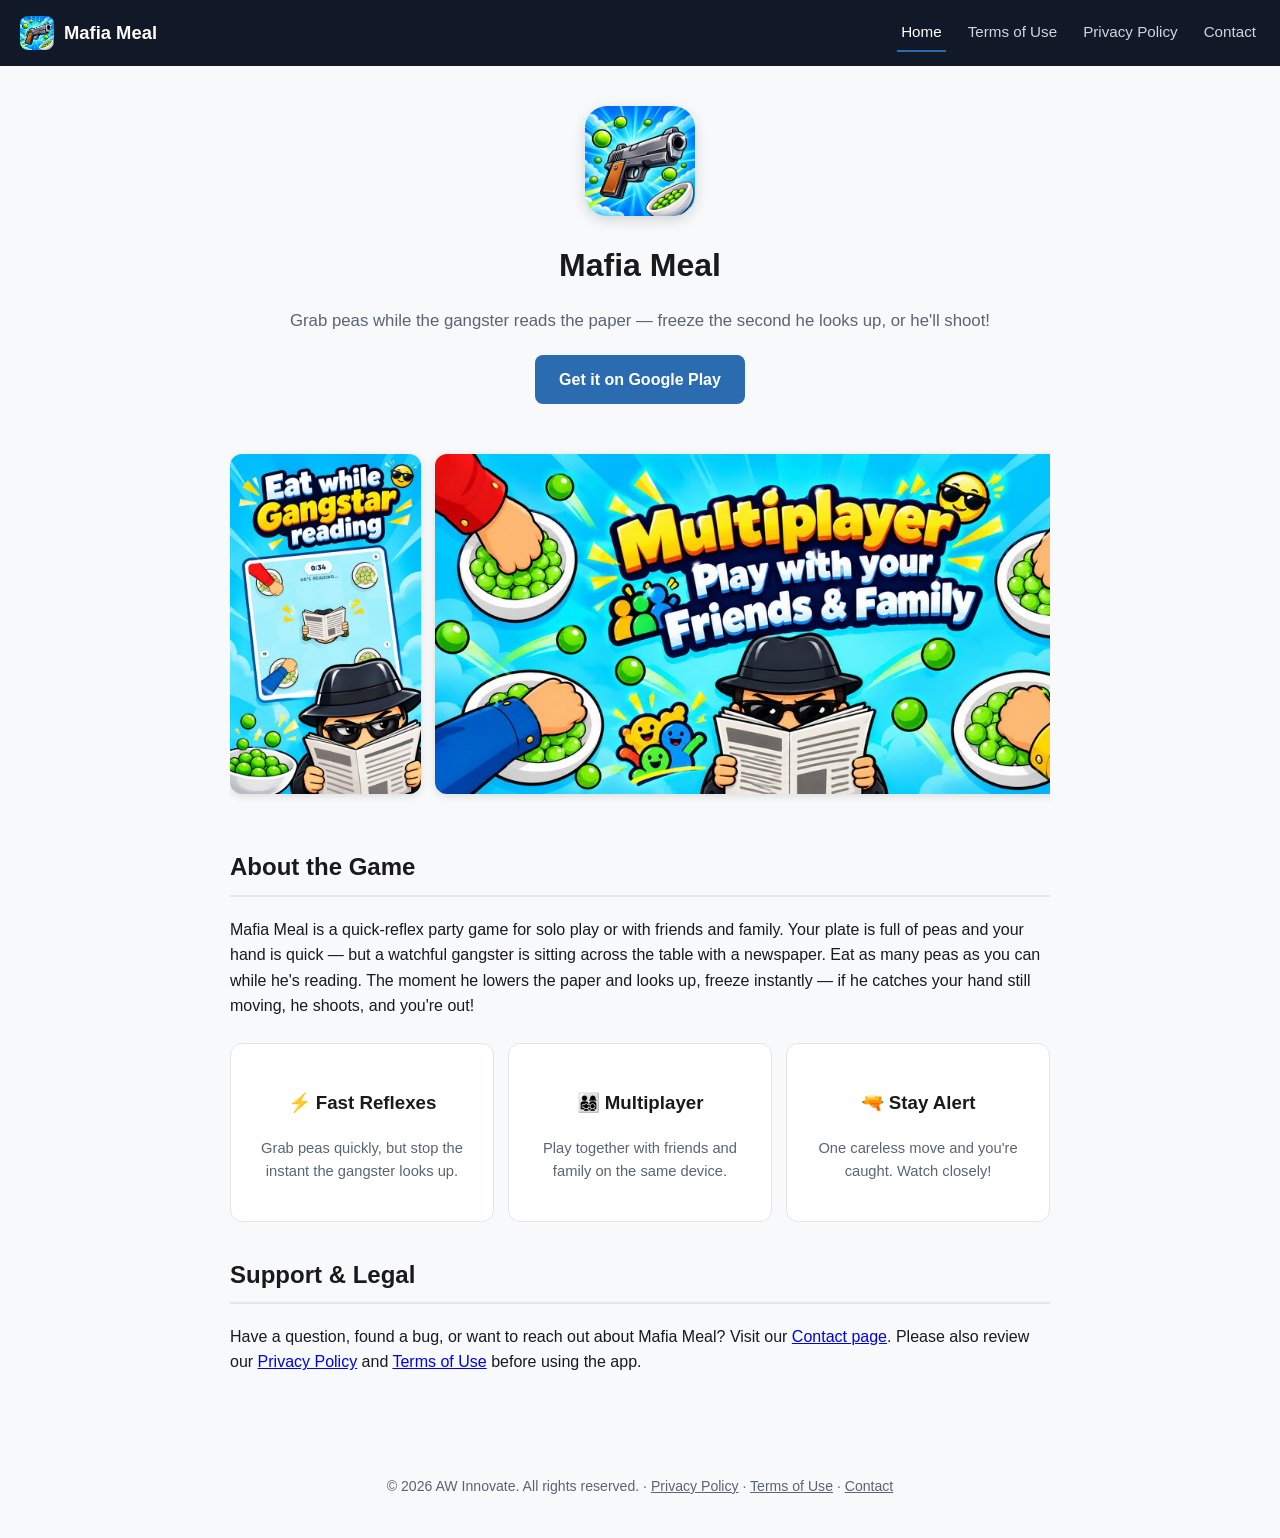
<file: index.html>
<!DOCTYPE html>
<html lang="en">
<head>
<meta charset="UTF-8">
<meta name="viewport" content="width=device-width, initial-scale=1.0">
<title>Mafia Meal — Grab peas, dodge the gangster!</title>
<meta name="description" content="Mafia Meal is a fast reflex party game — eat peas while the gangster reads the newspaper, freeze when he looks up, or get shot!">
<link rel="icon" href="assets/icon.jpg">
<link rel="stylesheet" href="style.css">
</head>
<body>

<header>
  <a href="index.html" class="brand">
    <img src="assets/icon.jpg" alt="Mafia Meal icon">
    Mafia Meal
  </a>
  <nav>
    <a href="index.html" class="active">Home</a>
    <a href="terms.html">Terms of Use</a>
    <a href="privacy.html">Privacy Policy</a>
    <a href="contact.html">Contact</a>
  </nav>
</header>

<main>

  <section class="hero">
    <img class="icon" src="assets/icon.jpg" alt="Mafia Meal app icon">
    <h1>Mafia Meal</h1>
    <p class="tagline">Grab peas while the gangster reads the paper — freeze the second he looks up, or he'll shoot!</p>
    <a class="btn" href="https://play.google.com/store/apps/details?id=com.peasandpistols.app">Get it on Google Play</a>
  </section>

  <div class="gallery">
    <img src="assets/screenshot1.jpg" alt="Mafia Meal gameplay screenshot — eating peas while the gangster reads">
    <img src="assets/banner.jpg" alt="Mafia Meal multiplayer — play with friends and family">
  </div>

  <h2>About the Game</h2>
  <p>
    Mafia Meal is a quick-reflex party game for solo play or with friends and family.
    Your plate is full of peas and your hand is quick — but a watchful gangster is sitting
    across the table with a newspaper. Eat as many peas as you can while he's reading.
    The moment he lowers the paper and looks up, freeze instantly — if he catches your hand
    still moving, he shoots, and you're out!
  </p>

  <div class="features">
    <div class="card">
      <h3>⚡ Fast Reflexes</h3>
      <p class="muted">Grab peas quickly, but stop the instant the gangster looks up.</p>
    </div>
    <div class="card">
      <h3>👨‍👩‍👧‍👦 Multiplayer</h3>
      <p class="muted">Play together with friends and family on the same device.</p>
    </div>
    <div class="card">
      <h3>🔫 Stay Alert</h3>
      <p class="muted">One careless move and you're caught. Watch closely!</p>
    </div>
  </div>

  <h2>Support &amp; Legal</h2>
  <p>
    Have a question, found a bug, or want to reach out about Mafia Meal? Visit our
    <a href="contact.html">Contact page</a>. Please also review our
    <a href="privacy.html">Privacy Policy</a> and <a href="terms.html">Terms of Use</a>
    before using the app.
  </p>

</main>

<footer>
  &copy; <span id="year"></span> AW Innovate. All rights reserved. &middot;
  <a href="privacy.html">Privacy Policy</a> &middot;
  <a href="terms.html">Terms of Use</a> &middot;
  <a href="contact.html">Contact</a>
  <script>document.getElementById('year').textContent = new Date().getFullYear();</script>
</footer>

</body>
</html>
</file>
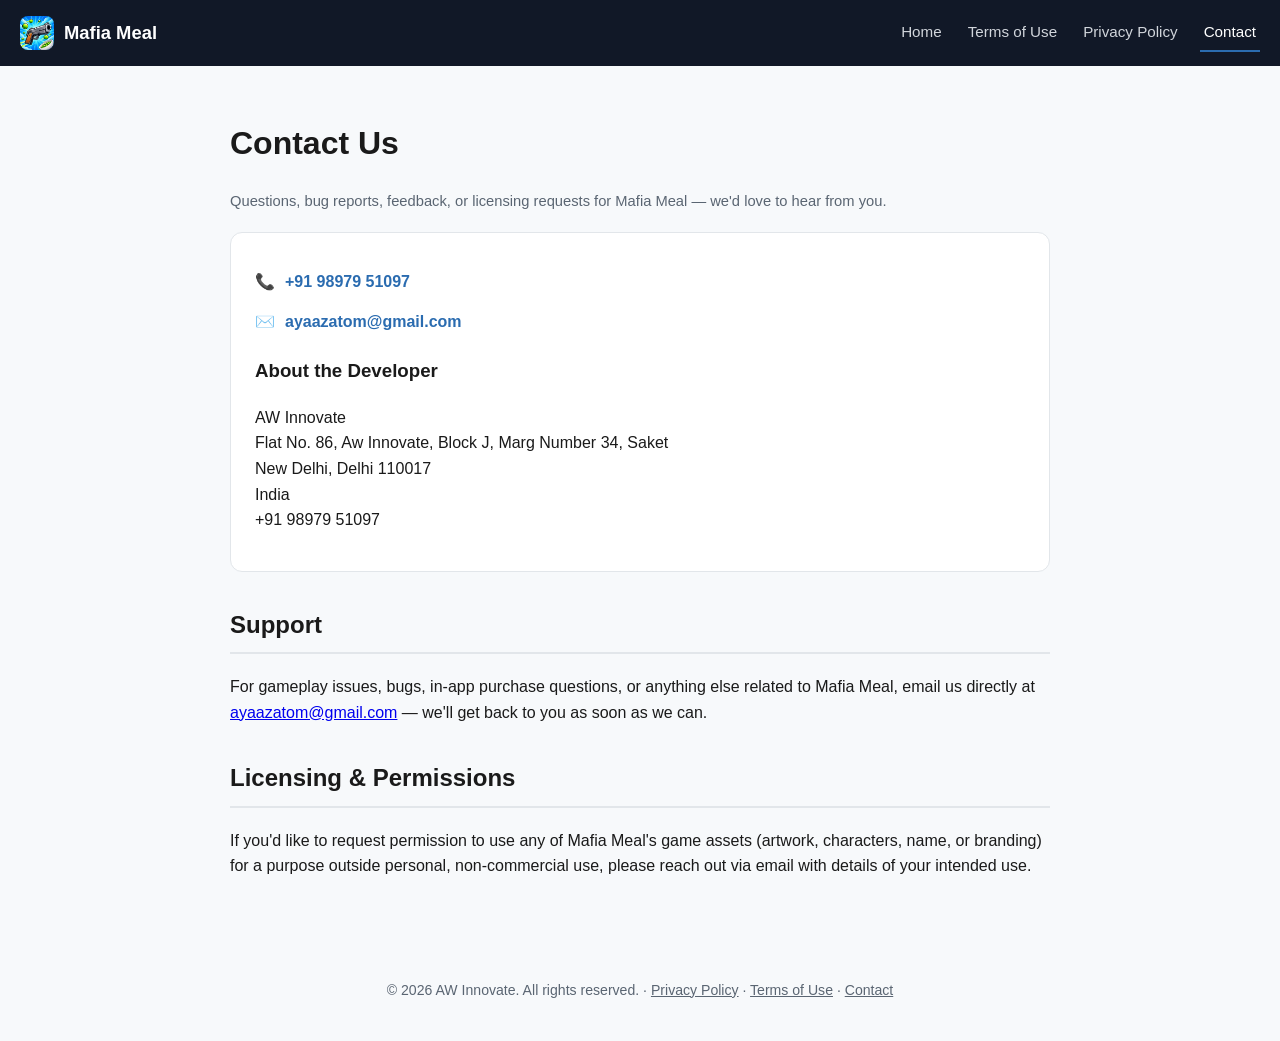
<file: contact.html>
<!DOCTYPE html>
<html lang="en">
<head>
<meta charset="UTF-8">
<meta name="viewport" content="width=device-width, initial-scale=1.0">
<title>Contact — Mafia Meal</title>
<link rel="icon" href="assets/icon.jpg">
<link rel="stylesheet" href="style.css">
</head>
<body>

<header>
  <a href="index.html" class="brand">
    <img src="assets/icon.jpg" alt="Mafia Meal icon">
    Mafia Meal
  </a>
  <nav>
    <a href="index.html">Home</a>
    <a href="terms.html">Terms of Use</a>
    <a href="privacy.html">Privacy Policy</a>
    <a href="contact.html" class="active">Contact</a>
  </nav>
</header>

<main>

  <h1>Contact Us</h1>
  <p class="muted">
    Questions, bug reports, feedback, or licensing requests for Mafia Meal — we'd love to hear from you.
  </p>

  <div class="card contact-block">
    <div class="info">
      <div class="contact-row">
        📞 <a href="tel:+919897951097">+91 98979 51097</a>
      </div>
      <div class="contact-row">
        ✉️ <a href="mailto:ayaazatom@gmail.com">ayaazatom@gmail.com</a>
      </div>

      <h3>About the Developer</h3>
      <p>
        AW Innovate<br>
        Flat No. 86, Aw Innovate, Block J, Marg Number 34, Saket<br>
        New Delhi, Delhi 110017<br>
        India<br>
        +91 98979 51097
      </p>
    </div>
  </div>

  <h2>Support</h2>
  <p>
    For gameplay issues, bugs, in-app purchase questions, or anything else related to Mafia
    Meal, email us directly at
    <a href="mailto:ayaazatom@gmail.com?subject=Mafia%20Meal%20Support">ayaazatom@gmail.com</a>
    — we'll get back to you as soon as we can.
  </p>

  <h2>Licensing &amp; Permissions</h2>
  <p>
    If you'd like to request permission to use any of Mafia Meal's game assets (artwork,
    characters, name, or branding) for a purpose outside personal, non-commercial use, please
    reach out via email with details of your intended use.
  </p>

</main>

<footer>
  &copy; <span id="year"></span> AW Innovate. All rights reserved. &middot;
  <a href="privacy.html">Privacy Policy</a> &middot;
  <a href="terms.html">Terms of Use</a> &middot;
  <a href="contact.html">Contact</a>
  <script>document.getElementById('year').textContent = new Date().getFullYear();</script>
</footer>

</body>
</html>
</file>
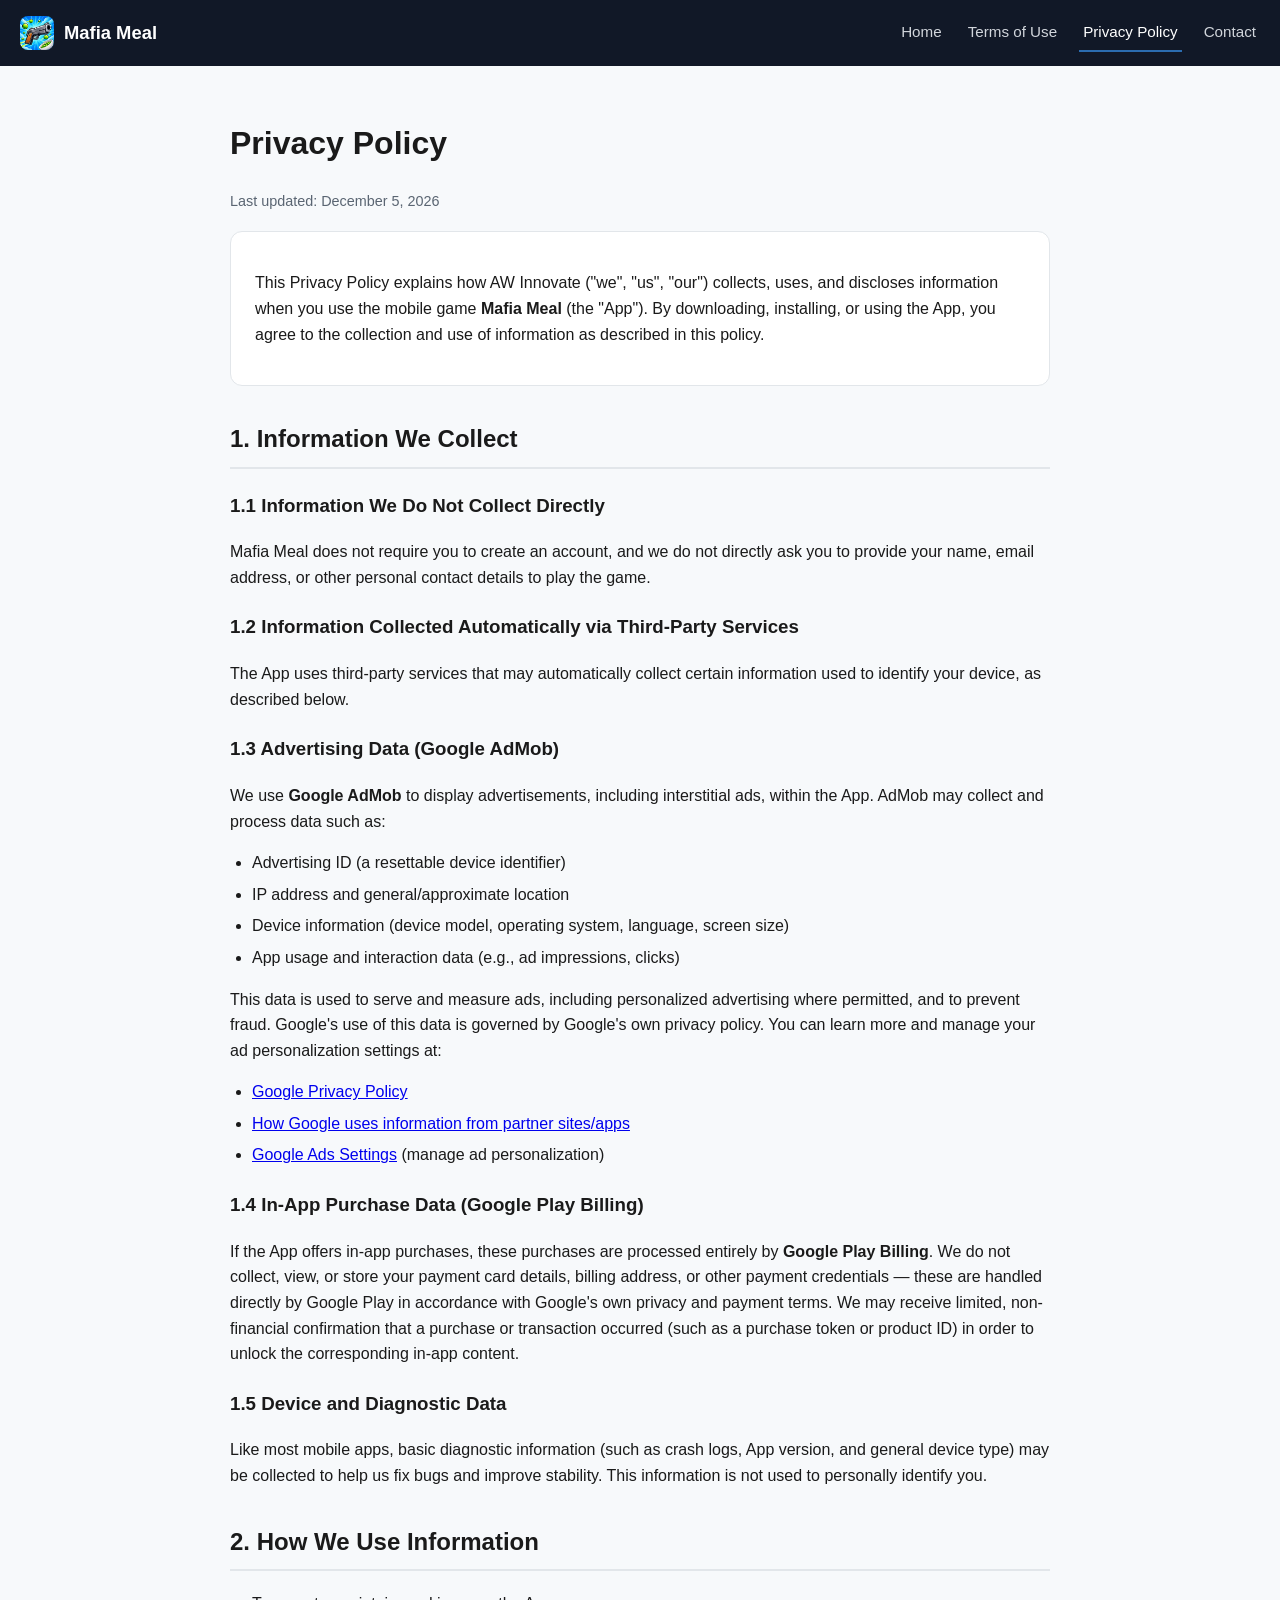
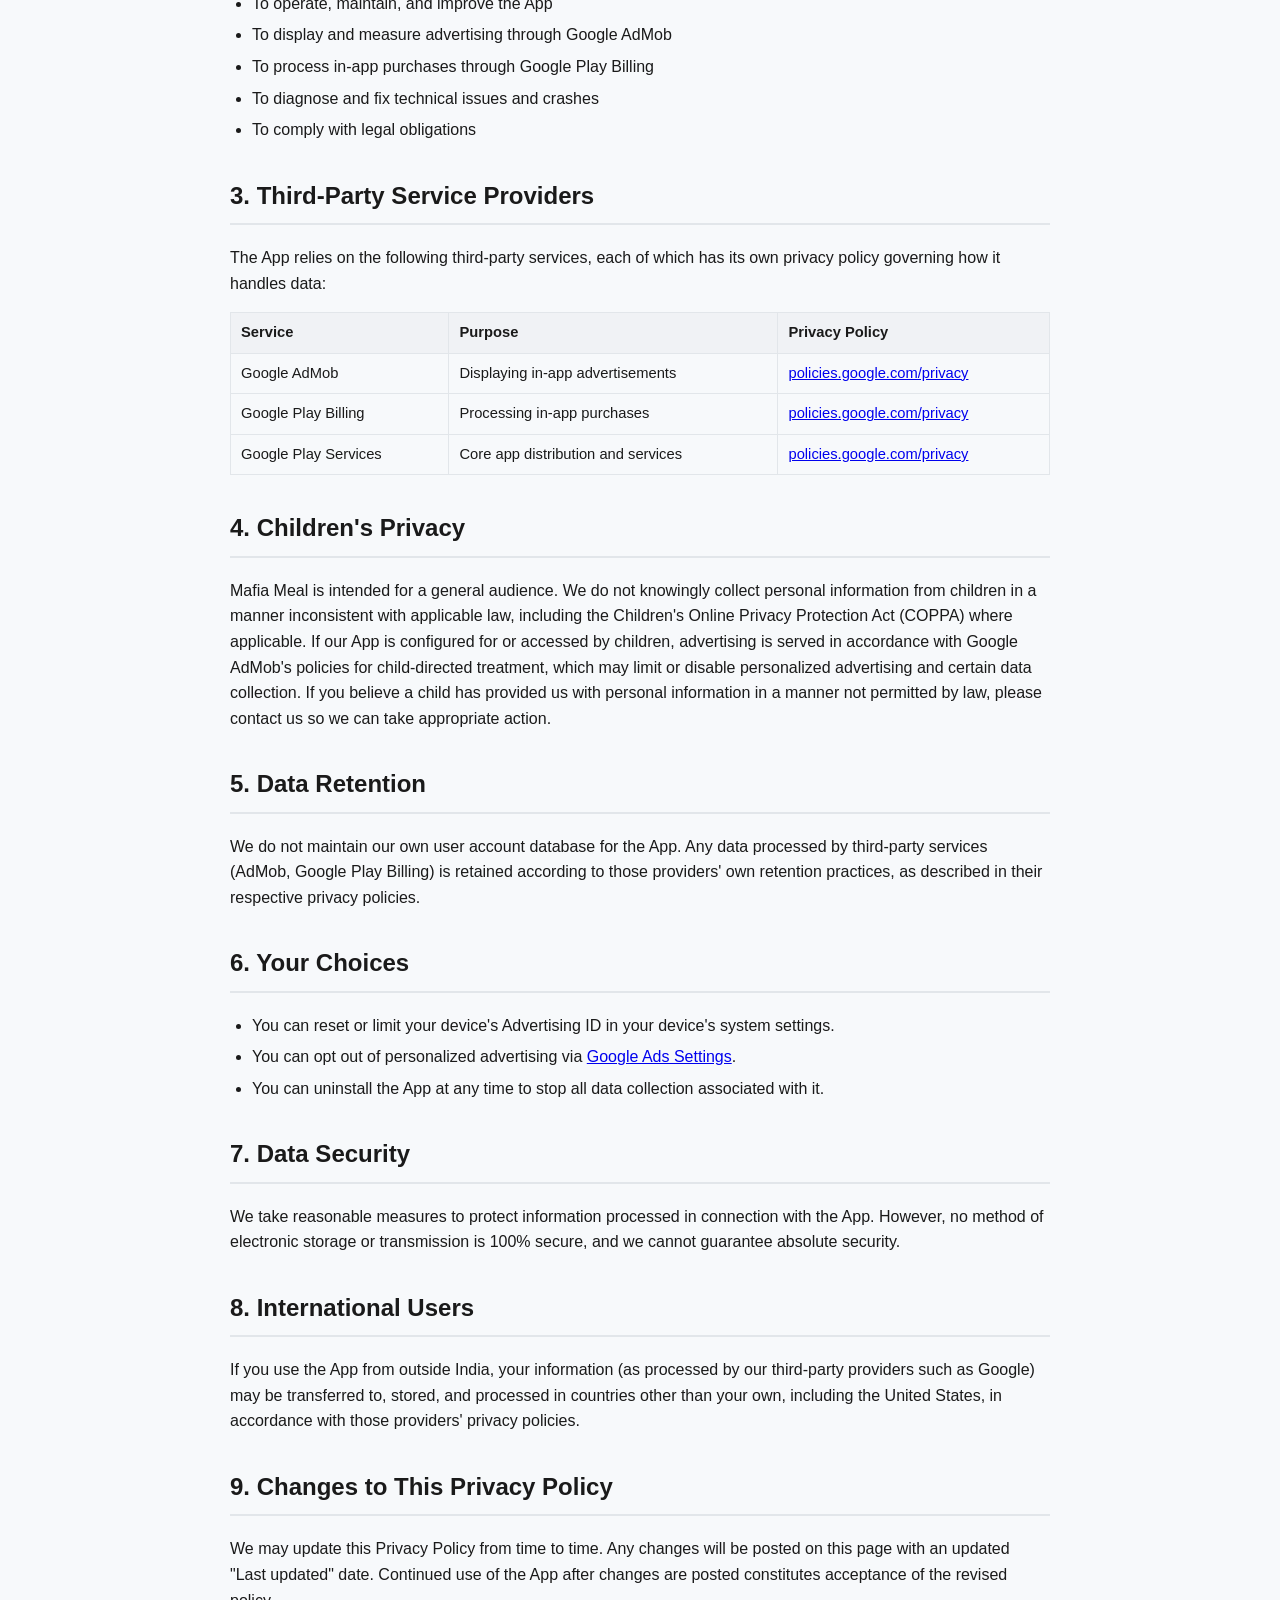
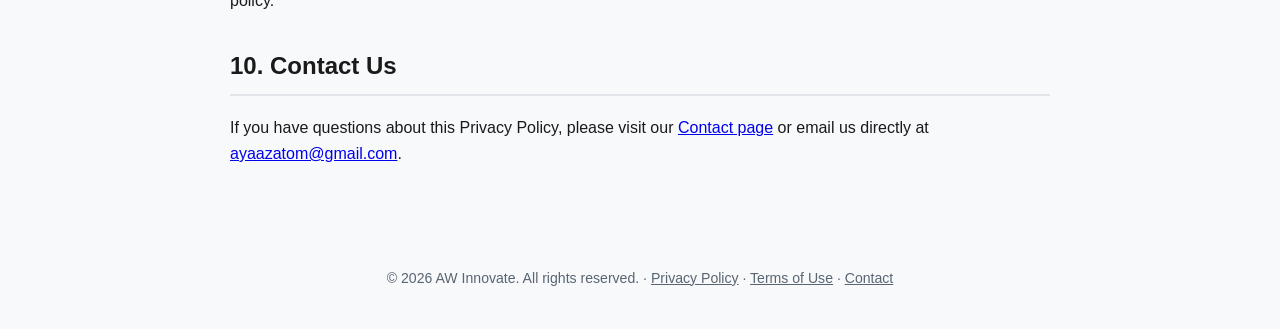
<file: privacy.html>
<!DOCTYPE html>
<html lang="en">
<head>
<meta charset="UTF-8">
<meta name="viewport" content="width=device-width, initial-scale=1.0">
<title>Privacy Policy — Mafia Meal</title>
<link rel="icon" href="assets/icon.jpg">
<link rel="stylesheet" href="style.css">
</head>
<body>

<header>
  <a href="index.html" class="brand">
    <img src="assets/icon.jpg" alt="Mafia Meal icon">
    Mafia Meal
  </a>
  <nav>
    <a href="index.html">Home</a>
    <a href="terms.html">Terms of Use</a>
    <a href="privacy.html" class="active">Privacy Policy</a>
    <a href="contact.html">Contact</a>
  </nav>
</header>

<main>

  <h1>Privacy Policy</h1>
  <p class="effective-date">Last updated: <span id="lastUpdated"></span></p>

  <div class="card">
    <p>
      This Privacy Policy explains how AW Innovate ("we", "us", "our") collects, uses, and
      discloses information when you use the mobile game <strong>Mafia Meal</strong> (the "App").
      By downloading, installing, or using the App, you agree to the collection and use of
      information as described in this policy.
    </p>
  </div>

  <h2>1. Information We Collect</h2>

  <h3>1.1 Information We Do Not Collect Directly</h3>
  <p>
    Mafia Meal does not require you to create an account, and we do not directly ask you to
    provide your name, email address, or other personal contact details to play the game.
  </p>

  <h3>1.2 Information Collected Automatically via Third-Party Services</h3>
  <p>
    The App uses third-party services that may automatically collect certain information used
    to identify your device, as described below.
  </p>

  <h3>1.3 Advertising Data (Google AdMob)</h3>
  <p>
    We use <strong>Google AdMob</strong> to display advertisements, including interstitial ads,
    within the App. AdMob may collect and process data such as:
  </p>
  <ul>
    <li>Advertising ID (a resettable device identifier)</li>
    <li>IP address and general/approximate location</li>
    <li>Device information (device model, operating system, language, screen size)</li>
    <li>App usage and interaction data (e.g., ad impressions, clicks)</li>
  </ul>
  <p>
    This data is used to serve and measure ads, including personalized advertising where
    permitted, and to prevent fraud. Google's use of this data is governed by Google's own
    privacy policy. You can learn more and manage your ad personalization settings at:
  </p>
  <ul>
    <li><a href="https://policies.google.com/privacy" target="_blank" rel="noopener">Google Privacy Policy</a></li>
    <li><a href="https://policies.google.com/technologies/partner-sites" target="_blank" rel="noopener">How Google uses information from partner sites/apps</a></li>
    <li><a href="https://adssettings.google.com/" target="_blank" rel="noopener">Google Ads Settings</a> (manage ad personalization)</li>
  </ul>

  <h3>1.4 In-App Purchase Data (Google Play Billing)</h3>
  <p>
    If the App offers in-app purchases, these purchases are processed entirely by
    <strong>Google Play Billing</strong>. We do not collect, view, or store your payment card
    details, billing address, or other payment credentials — these are handled directly by
    Google Play in accordance with Google's own privacy and payment terms. We may receive
    limited, non-financial confirmation that a purchase or transaction occurred (such as a
    purchase token or product ID) in order to unlock the corresponding in-app content.
  </p>

  <h3>1.5 Device and Diagnostic Data</h3>
  <p>
    Like most mobile apps, basic diagnostic information (such as crash logs, App version, and
    general device type) may be collected to help us fix bugs and improve stability. This
    information is not used to personally identify you.
  </p>

  <h2>2. How We Use Information</h2>
  <ul>
    <li>To operate, maintain, and improve the App</li>
    <li>To display and measure advertising through Google AdMob</li>
    <li>To process in-app purchases through Google Play Billing</li>
    <li>To diagnose and fix technical issues and crashes</li>
    <li>To comply with legal obligations</li>
  </ul>

  <h2>3. Third-Party Service Providers</h2>
  <p>The App relies on the following third-party services, each of which has its own privacy policy governing how it handles data:</p>
  <table>
    <tr>
      <th>Service</th>
      <th>Purpose</th>
      <th>Privacy Policy</th>
    </tr>
    <tr>
      <td>Google AdMob</td>
      <td>Displaying in-app advertisements</td>
      <td><a href="https://policies.google.com/privacy" target="_blank" rel="noopener">policies.google.com/privacy</a></td>
    </tr>
    <tr>
      <td>Google Play Billing</td>
      <td>Processing in-app purchases</td>
      <td><a href="https://policies.google.com/privacy" target="_blank" rel="noopener">policies.google.com/privacy</a></td>
    </tr>
    <tr>
      <td>Google Play Services</td>
      <td>Core app distribution and services</td>
      <td><a href="https://policies.google.com/privacy" target="_blank" rel="noopener">policies.google.com/privacy</a></td>
    </tr>
  </table>

  <h2>4. Children's Privacy</h2>
  <p>
    Mafia Meal is intended for a general audience. We do not knowingly collect personal
    information from children in a manner inconsistent with applicable law, including the
    Children's Online Privacy Protection Act (COPPA) where applicable. If our App is
    configured for or accessed by children, advertising is served in accordance with Google
    AdMob's policies for child-directed treatment, which may limit or disable personalized
    advertising and certain data collection. If you believe a child has provided us with
    personal information in a manner not permitted by law, please contact us so we can take
    appropriate action.
  </p>

  <h2>5. Data Retention</h2>
  <p>
    We do not maintain our own user account database for the App. Any data processed by
    third-party services (AdMob, Google Play Billing) is retained according to those
    providers' own retention practices, as described in their respective privacy policies.
  </p>

  <h2>6. Your Choices</h2>
  <ul>
    <li>You can reset or limit your device's Advertising ID in your device's system settings.</li>
    <li>You can opt out of personalized advertising via <a href="https://adssettings.google.com/" target="_blank" rel="noopener">Google Ads Settings</a>.</li>
    <li>You can uninstall the App at any time to stop all data collection associated with it.</li>
  </ul>

  <h2>7. Data Security</h2>
  <p>
    We take reasonable measures to protect information processed in connection with the App.
    However, no method of electronic storage or transmission is 100% secure, and we cannot
    guarantee absolute security.
  </p>

  <h2>8. International Users</h2>
  <p>
    If you use the App from outside India, your information (as processed by our third-party
    providers such as Google) may be transferred to, stored, and processed in countries other
    than your own, including the United States, in accordance with those providers' privacy
    policies.
  </p>

  <h2>9. Changes to This Privacy Policy</h2>
  <p>
    We may update this Privacy Policy from time to time. Any changes will be posted on this
    page with an updated "Last updated" date. Continued use of the App after changes are
    posted constitutes acceptance of the revised policy.
  </p>

  <h2>10. Contact Us</h2>
  <p>
    If you have questions about this Privacy Policy, please visit our
    <a href="contact.html">Contact page</a> or email us directly at
    <a href="mailto:ayaazatom@gmail.com">ayaazatom@gmail.com</a>.
  </p>

</main>

<footer>
  &copy; <span id="year"></span> AW Innovate. All rights reserved. &middot;
  <a href="privacy.html">Privacy Policy</a> &middot;
  <a href="terms.html">Terms of Use</a> &middot;
  <a href="contact.html">Contact</a>
  <script>
    document.getElementById('year').textContent = new Date().getFullYear();
    document.getElementById('lastUpdated').textContent = new Date().toLocaleDateString('en-US', { year: 'numeric', month: 'long', day: 'numeric' });
  </script>
</footer>

</body>
</html>
</file>
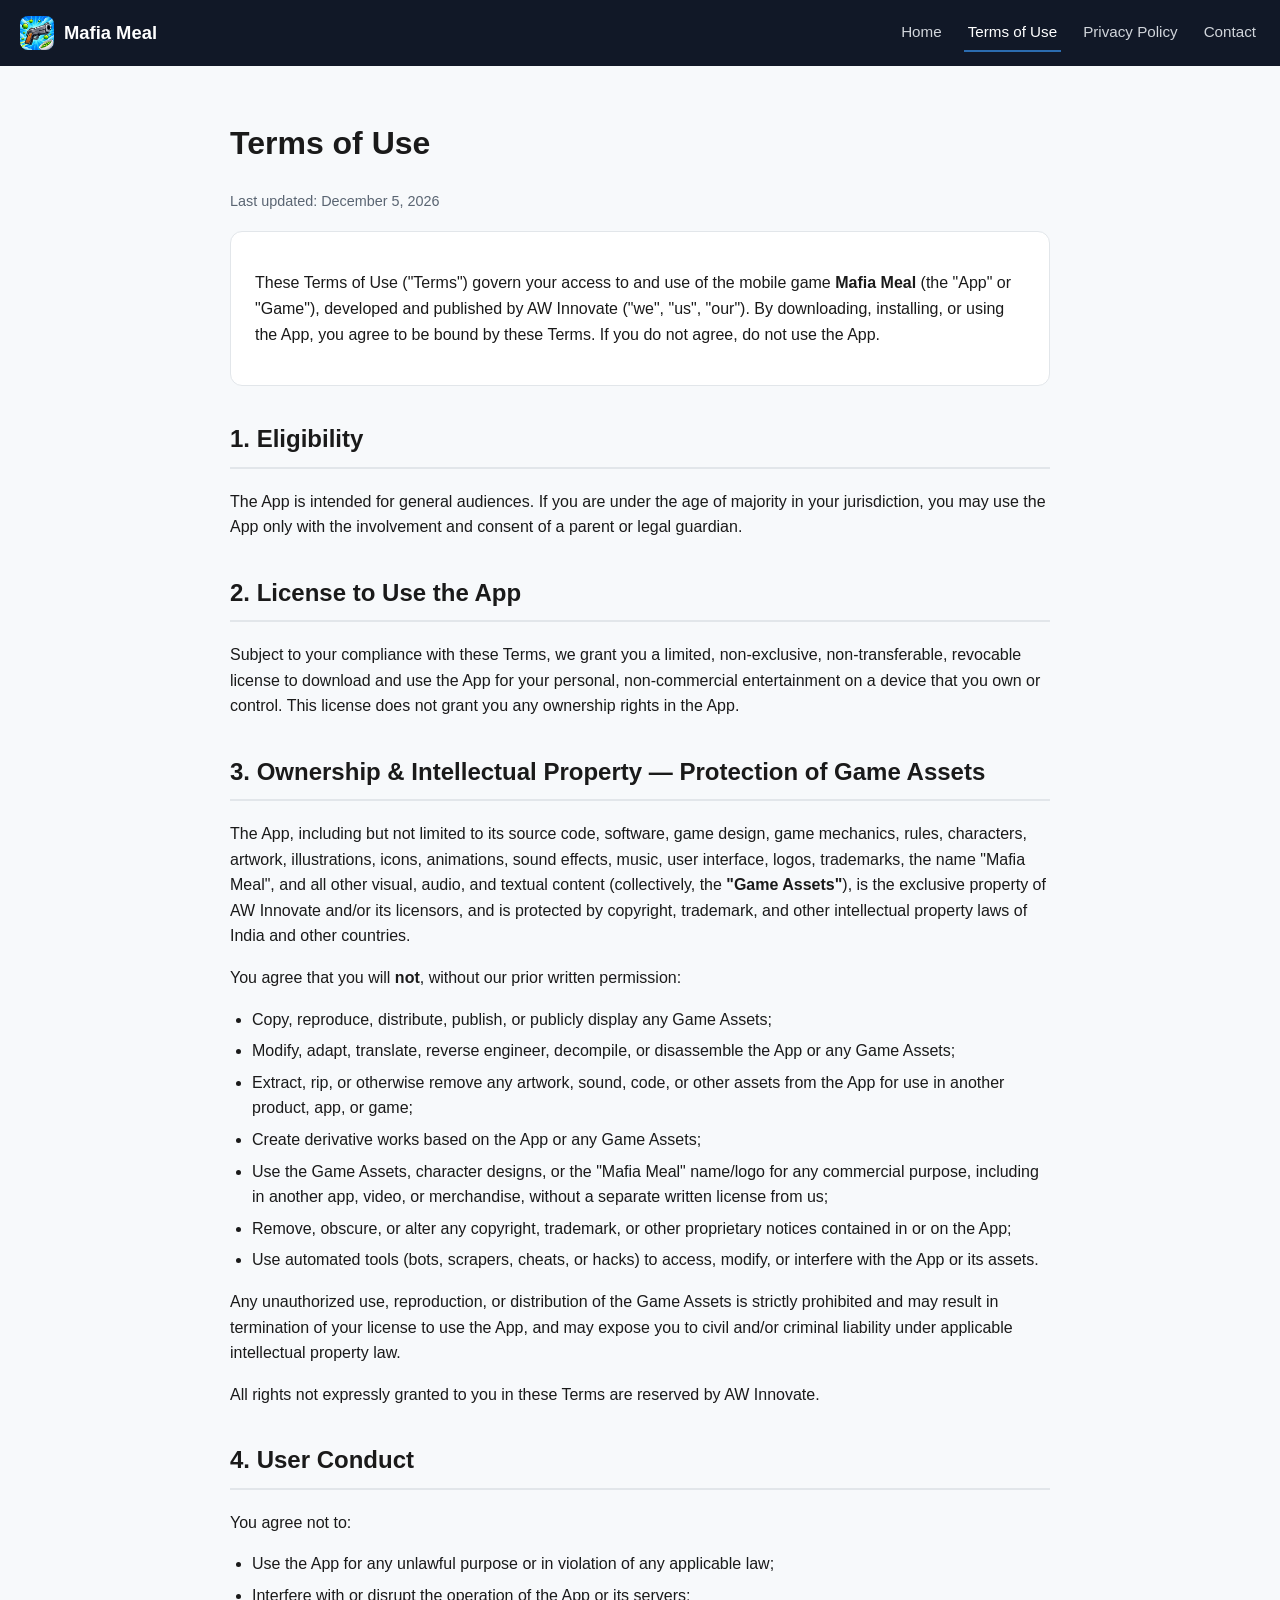
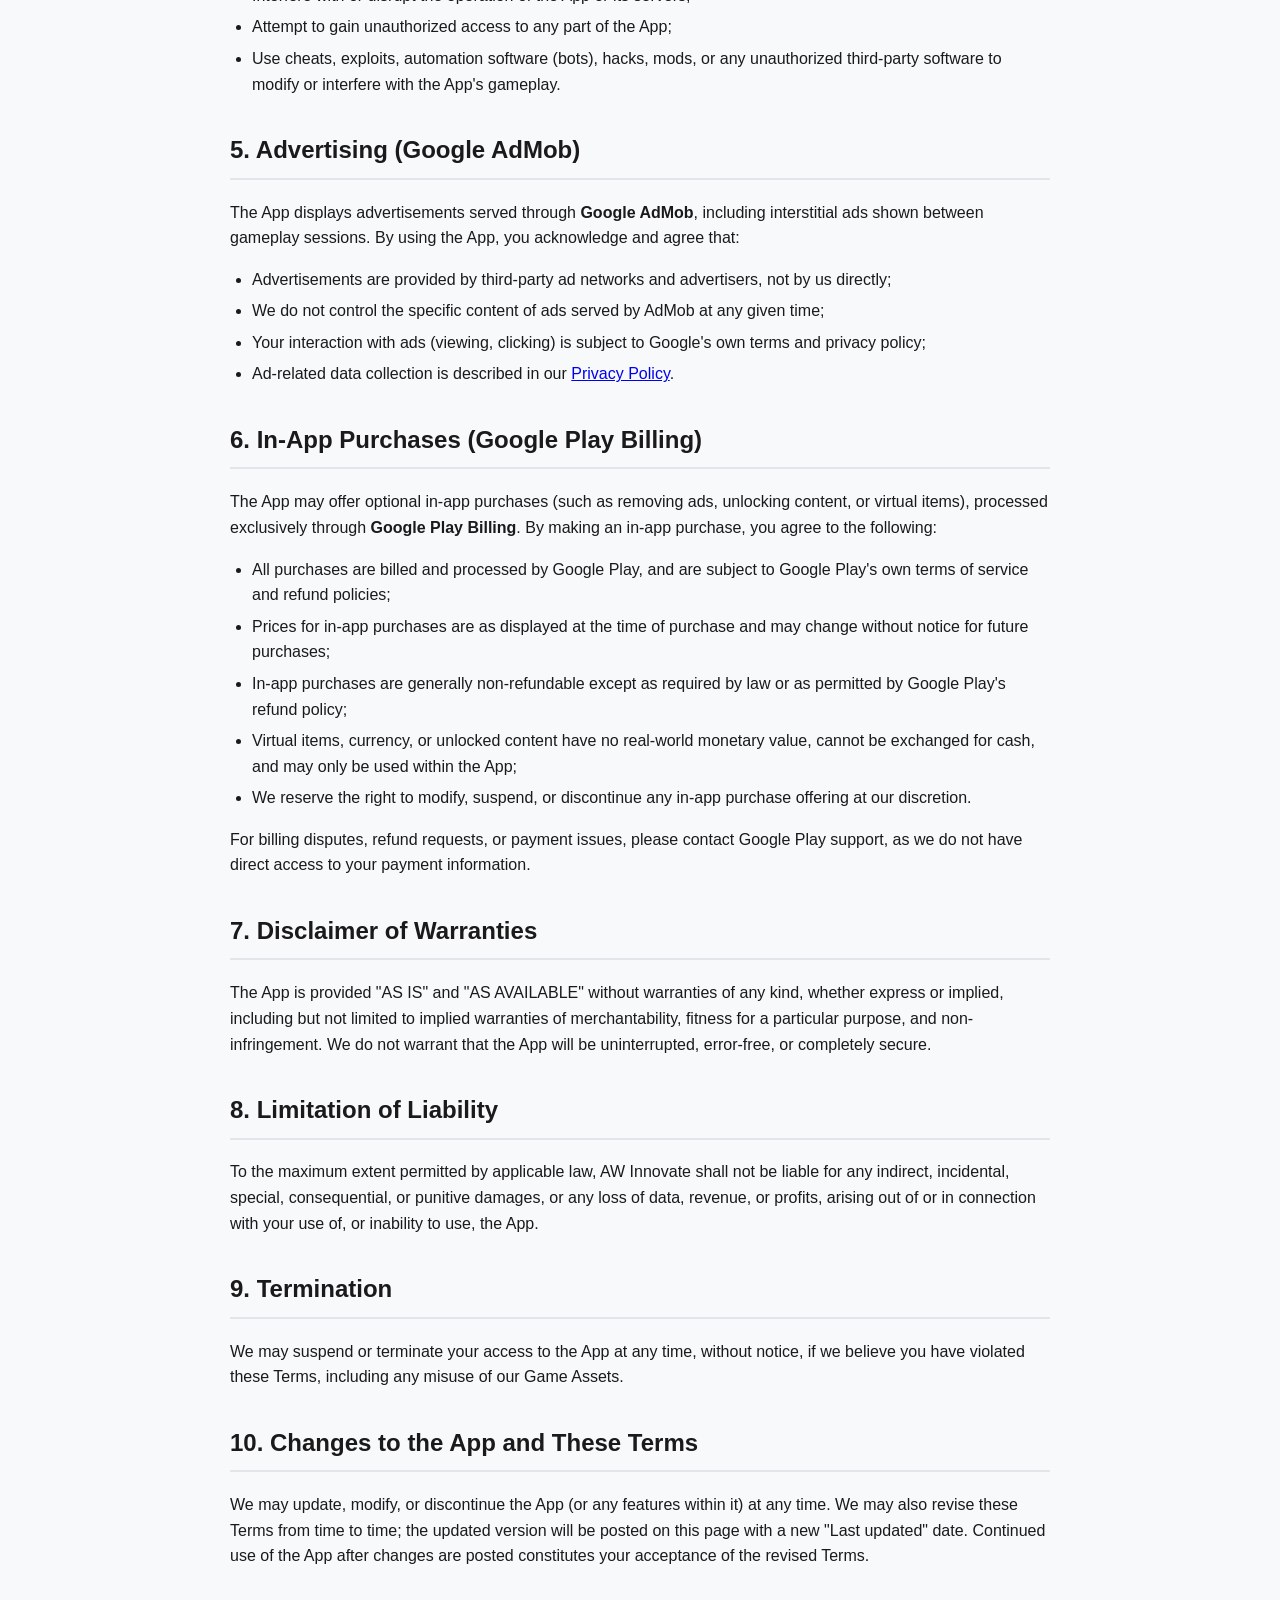
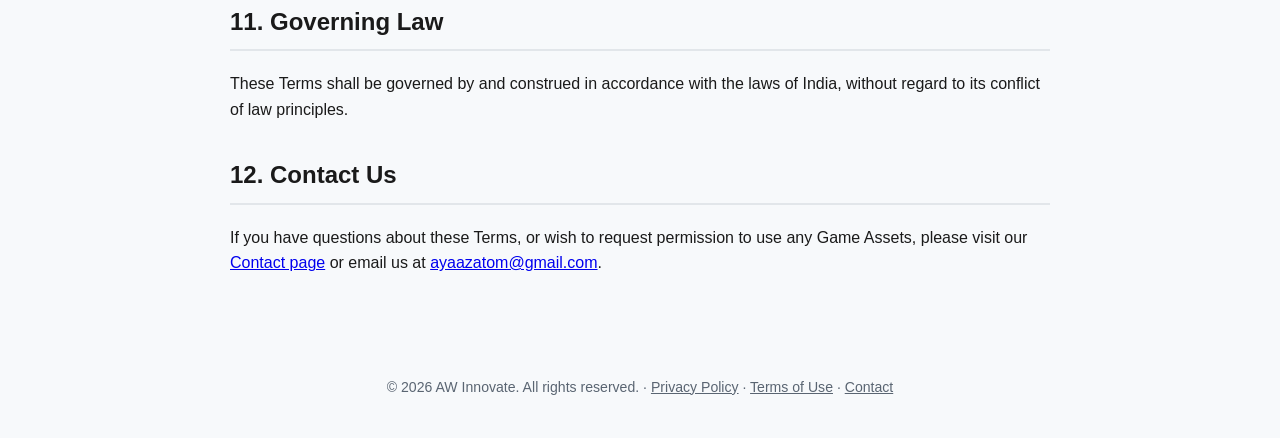
<file: terms.html>
<!DOCTYPE html>
<html lang="en">
<head>
<meta charset="UTF-8">
<meta name="viewport" content="width=device-width, initial-scale=1.0">
<title>Terms of Use — Mafia Meal</title>
<link rel="icon" href="assets/icon.jpg">
<link rel="stylesheet" href="style.css">
</head>
<body>

<header>
  <a href="index.html" class="brand">
    <img src="assets/icon.jpg" alt="Mafia Meal icon">
    Mafia Meal
  </a>
  <nav>
    <a href="index.html">Home</a>
    <a href="terms.html" class="active">Terms of Use</a>
    <a href="privacy.html">Privacy Policy</a>
    <a href="contact.html">Contact</a>
  </nav>
</header>

<main>

  <h1>Terms of Use</h1>
  <p class="effective-date">Last updated: <span id="lastUpdated"></span></p>

  <div class="card">
    <p>
      These Terms of Use ("Terms") govern your access to and use of the mobile game
      <strong>Mafia Meal</strong> (the "App" or "Game"), developed and published by
      AW Innovate ("we", "us", "our"). By downloading, installing, or using the App, you
      agree to be bound by these Terms. If you do not agree, do not use the App.
    </p>
  </div>

  <h2>1. Eligibility</h2>
  <p>
    The App is intended for general audiences. If you are under the age of majority in your
    jurisdiction, you may use the App only with the involvement and consent of a parent or
    legal guardian.
  </p>

  <h2>2. License to Use the App</h2>
  <p>
    Subject to your compliance with these Terms, we grant you a limited, non-exclusive,
    non-transferable, revocable license to download and use the App for your personal,
    non-commercial entertainment on a device that you own or control. This license does not
    grant you any ownership rights in the App.
  </p>

  <h2>3. Ownership &amp; Intellectual Property — Protection of Game Assets</h2>
  <p>
    The App, including but not limited to its source code, software, game design, game
    mechanics, rules, characters, artwork, illustrations, icons, animations, sound effects,
    music, user interface, logos, trademarks, the name "Mafia Meal", and all other visual,
    audio, and textual content (collectively, the <strong>"Game Assets"</strong>), is the
    exclusive property of AW Innovate and/or its licensors, and is protected by copyright,
    trademark, and other intellectual property laws of India and other countries.
  </p>
  <p>You agree that you will <strong>not</strong>, without our prior written permission:</p>
  <ul>
    <li>Copy, reproduce, distribute, publish, or publicly display any Game Assets;</li>
    <li>Modify, adapt, translate, reverse engineer, decompile, or disassemble the App or any Game Assets;</li>
    <li>Extract, rip, or otherwise remove any artwork, sound, code, or other assets from the App for use in another product, app, or game;</li>
    <li>Create derivative works based on the App or any Game Assets;</li>
    <li>Use the Game Assets, character designs, or the "Mafia Meal" name/logo for any commercial purpose, including in another app, video, or merchandise, without a separate written license from us;</li>
    <li>Remove, obscure, or alter any copyright, trademark, or other proprietary notices contained in or on the App;</li>
    <li>Use automated tools (bots, scrapers, cheats, or hacks) to access, modify, or interfere with the App or its assets.</li>
  </ul>
  <p>
    Any unauthorized use, reproduction, or distribution of the Game Assets is strictly
    prohibited and may result in termination of your license to use the App, and may expose
    you to civil and/or criminal liability under applicable intellectual property law.
  </p>
  <p>
    All rights not expressly granted to you in these Terms are reserved by AW Innovate.
  </p>

  <h2>4. User Conduct</h2>
  <p>You agree not to:</p>
  <ul>
    <li>Use the App for any unlawful purpose or in violation of any applicable law;</li>
    <li>Interfere with or disrupt the operation of the App or its servers;</li>
    <li>Attempt to gain unauthorized access to any part of the App;</li>
    <li>Use cheats, exploits, automation software (bots), hacks, mods, or any unauthorized third-party software to modify or interfere with the App's gameplay.</li>
  </ul>

  <h2>5. Advertising (Google AdMob)</h2>
  <p>
    The App displays advertisements served through <strong>Google AdMob</strong>, including
    interstitial ads shown between gameplay sessions. By using the App, you acknowledge and
    agree that:
  </p>
  <ul>
    <li>Advertisements are provided by third-party ad networks and advertisers, not by us directly;</li>
    <li>We do not control the specific content of ads served by AdMob at any given time;</li>
    <li>Your interaction with ads (viewing, clicking) is subject to Google's own terms and privacy policy;</li>
    <li>Ad-related data collection is described in our <a href="privacy.html">Privacy Policy</a>.</li>
  </ul>

  <h2>6. In-App Purchases (Google Play Billing)</h2>
  <p>
    The App may offer optional in-app purchases (such as removing ads, unlocking content, or
    virtual items), processed exclusively through <strong>Google Play Billing</strong>. By
    making an in-app purchase, you agree to the following:
  </p>
  <ul>
    <li>All purchases are billed and processed by Google Play, and are subject to Google Play's own terms of service and refund policies;</li>
    <li>Prices for in-app purchases are as displayed at the time of purchase and may change without notice for future purchases;</li>
    <li>In-app purchases are generally non-refundable except as required by law or as permitted by Google Play's refund policy;</li>
    <li>Virtual items, currency, or unlocked content have no real-world monetary value, cannot be exchanged for cash, and may only be used within the App;</li>
    <li>We reserve the right to modify, suspend, or discontinue any in-app purchase offering at our discretion.</li>
  </ul>
  <p>
    For billing disputes, refund requests, or payment issues, please contact Google Play
    support, as we do not have direct access to your payment information.
  </p>

  <h2>7. Disclaimer of Warranties</h2>
  <p>
    The App is provided "AS IS" and "AS AVAILABLE" without warranties of any kind, whether
    express or implied, including but not limited to implied warranties of merchantability,
    fitness for a particular purpose, and non-infringement. We do not warrant that the App
    will be uninterrupted, error-free, or completely secure.
  </p>

  <h2>8. Limitation of Liability</h2>
  <p>
    To the maximum extent permitted by applicable law, AW Innovate shall not be liable for
    any indirect, incidental, special, consequential, or punitive damages, or any loss of
    data, revenue, or profits, arising out of or in connection with your use of, or inability
    to use, the App.
  </p>

  <h2>9. Termination</h2>
  <p>
    We may suspend or terminate your access to the App at any time, without notice, if we
    believe you have violated these Terms, including any misuse of our Game Assets.
  </p>

  <h2>10. Changes to the App and These Terms</h2>
  <p>
    We may update, modify, or discontinue the App (or any features within it) at any time.
    We may also revise these Terms from time to time; the updated version will be posted on
    this page with a new "Last updated" date. Continued use of the App after changes are
    posted constitutes your acceptance of the revised Terms.
  </p>

  <h2>11. Governing Law</h2>
  <p>
    These Terms shall be governed by and construed in accordance with the laws of India,
    without regard to its conflict of law principles.
  </p>

  <h2>12. Contact Us</h2>
  <p>
    If you have questions about these Terms, or wish to request permission to use any Game
    Assets, please visit our <a href="contact.html">Contact page</a> or email us at
    <a href="mailto:ayaazatom@gmail.com">ayaazatom@gmail.com</a>.
  </p>

</main>

<footer>
  &copy; <span id="year"></span> AW Innovate. All rights reserved. &middot;
  <a href="privacy.html">Privacy Policy</a> &middot;
  <a href="terms.html">Terms of Use</a> &middot;
  <a href="contact.html">Contact</a>
  <script>
    document.getElementById('year').textContent = new Date().getFullYear();
    document.getElementById('lastUpdated').textContent = new Date().toLocaleDateString('en-US', { year: 'numeric', month: 'long', day: 'numeric' });
  </script>
</footer>

</body>
</html>
</file>
<file: style.css>
:root {
  --accent: #2b6cb0;
  --bg: #f7f9fb;
  --text: #1a1a1a;
  --muted: #5a6572;
  --card-bg: #ffffff;
  --border: #e2e6ea;
}

* { box-sizing: border-box; }

body {
  margin: 0;
  font-family: -apple-system, Segoe UI, Roboto, Helvetica, Arial, sans-serif;
  background: var(--bg);
  color: var(--text);
  line-height: 1.6;
}

header {
  background: #111827;
  color: #fff;
  padding: 14px 20px;
  display: flex;
  align-items: center;
  justify-content: space-between;
  flex-wrap: wrap;
  gap: 10px;
}

.brand {
  display: flex;
  align-items: center;
  gap: 10px;
  font-weight: 700;
  font-size: 1.15rem;
  text-decoration: none;
  color: #fff;
}

.brand img {
  width: 34px;
  height: 34px;
  border-radius: 8px;
}

nav {
  display: flex;
  gap: 18px;
  flex-wrap: wrap;
}

nav a {
  color: #d1d5db;
  text-decoration: none;
  font-size: 0.95rem;
  padding: 6px 4px;
  border-bottom: 2px solid transparent;
}

nav a:hover,
nav a.active {
  color: #fff;
  border-bottom: 2px solid var(--accent);
}

main {
  max-width: 860px;
  margin: 0 auto;
  padding: 30px 20px 60px;
}

.hero {
  text-align: center;
  padding: 10px 0 30px;
}

.hero img.icon {
  width: 110px;
  height: 110px;
  border-radius: 22px;
  box-shadow: 0 4px 14px rgba(0,0,0,0.15);
}

.hero h1 {
  margin: 16px 0 6px;
  font-size: 2rem;
}

.hero p.tagline {
  color: var(--muted);
  font-size: 1.05rem;
  margin-bottom: 20px;
}

.btn {
  display: inline-block;
  background: var(--accent);
  color: #fff;
  padding: 12px 24px;
  border-radius: 8px;
  text-decoration: none;
  font-weight: 600;
}

.gallery {
  display: flex;
  gap: 14px;
  overflow-x: auto;
  padding: 20px 0;
}

.gallery img {
  height: 340px;
  border-radius: 12px;
  box-shadow: 0 2px 8px rgba(0,0,0,0.12);
}

.card {
  background: var(--card-bg);
  border: 1px solid var(--border);
  border-radius: 12px;
  padding: 22px 24px;
  margin: 18px 0;
}

.features {
  display: grid;
  grid-template-columns: repeat(auto-fit, minmax(180px, 1fr));
  gap: 14px;
  margin: 24px 0;
}

.features .card {
  margin: 0;
  text-align: center;
}

h2 {
  border-bottom: 2px solid var(--border);
  padding-bottom: 8px;
  margin-top: 34px;
}

h3 {
  margin-top: 22px;
}

.muted {
  color: var(--muted);
  font-size: 0.92rem;
}

.contact-block {
  display: flex;
  gap: 20px;
  align-items: flex-start;
  flex-wrap: wrap;
}

.contact-block .info {
  flex: 1;
  min-width: 240px;
}

.contact-block img {
  max-width: 320px;
  width: 100%;
  border-radius: 12px;
  border: 1px solid var(--border);
}

.contact-row {
  display: flex;
  align-items: center;
  gap: 10px;
  margin: 14px 0;
}

.contact-row a {
  color: var(--accent);
  text-decoration: none;
  font-weight: 600;
}

.effective-date {
  color: var(--muted);
  font-size: 0.9rem;
  margin-bottom: 18px;
}

footer {
  text-align: center;
  padding: 24px 20px 40px;
  color: var(--muted);
  font-size: 0.88rem;
}

footer a {
  color: var(--muted);
}

ul {
  padding-left: 22px;
}

li {
  margin-bottom: 6px;
}

table {
  width: 100%;
  border-collapse: collapse;
  margin: 14px 0;
}

table th, table td {
  border: 1px solid var(--border);
  padding: 8px 10px;
  text-align: left;
  font-size: 0.92rem;
}

table th {
  background: #f0f2f5;
}
</file>
